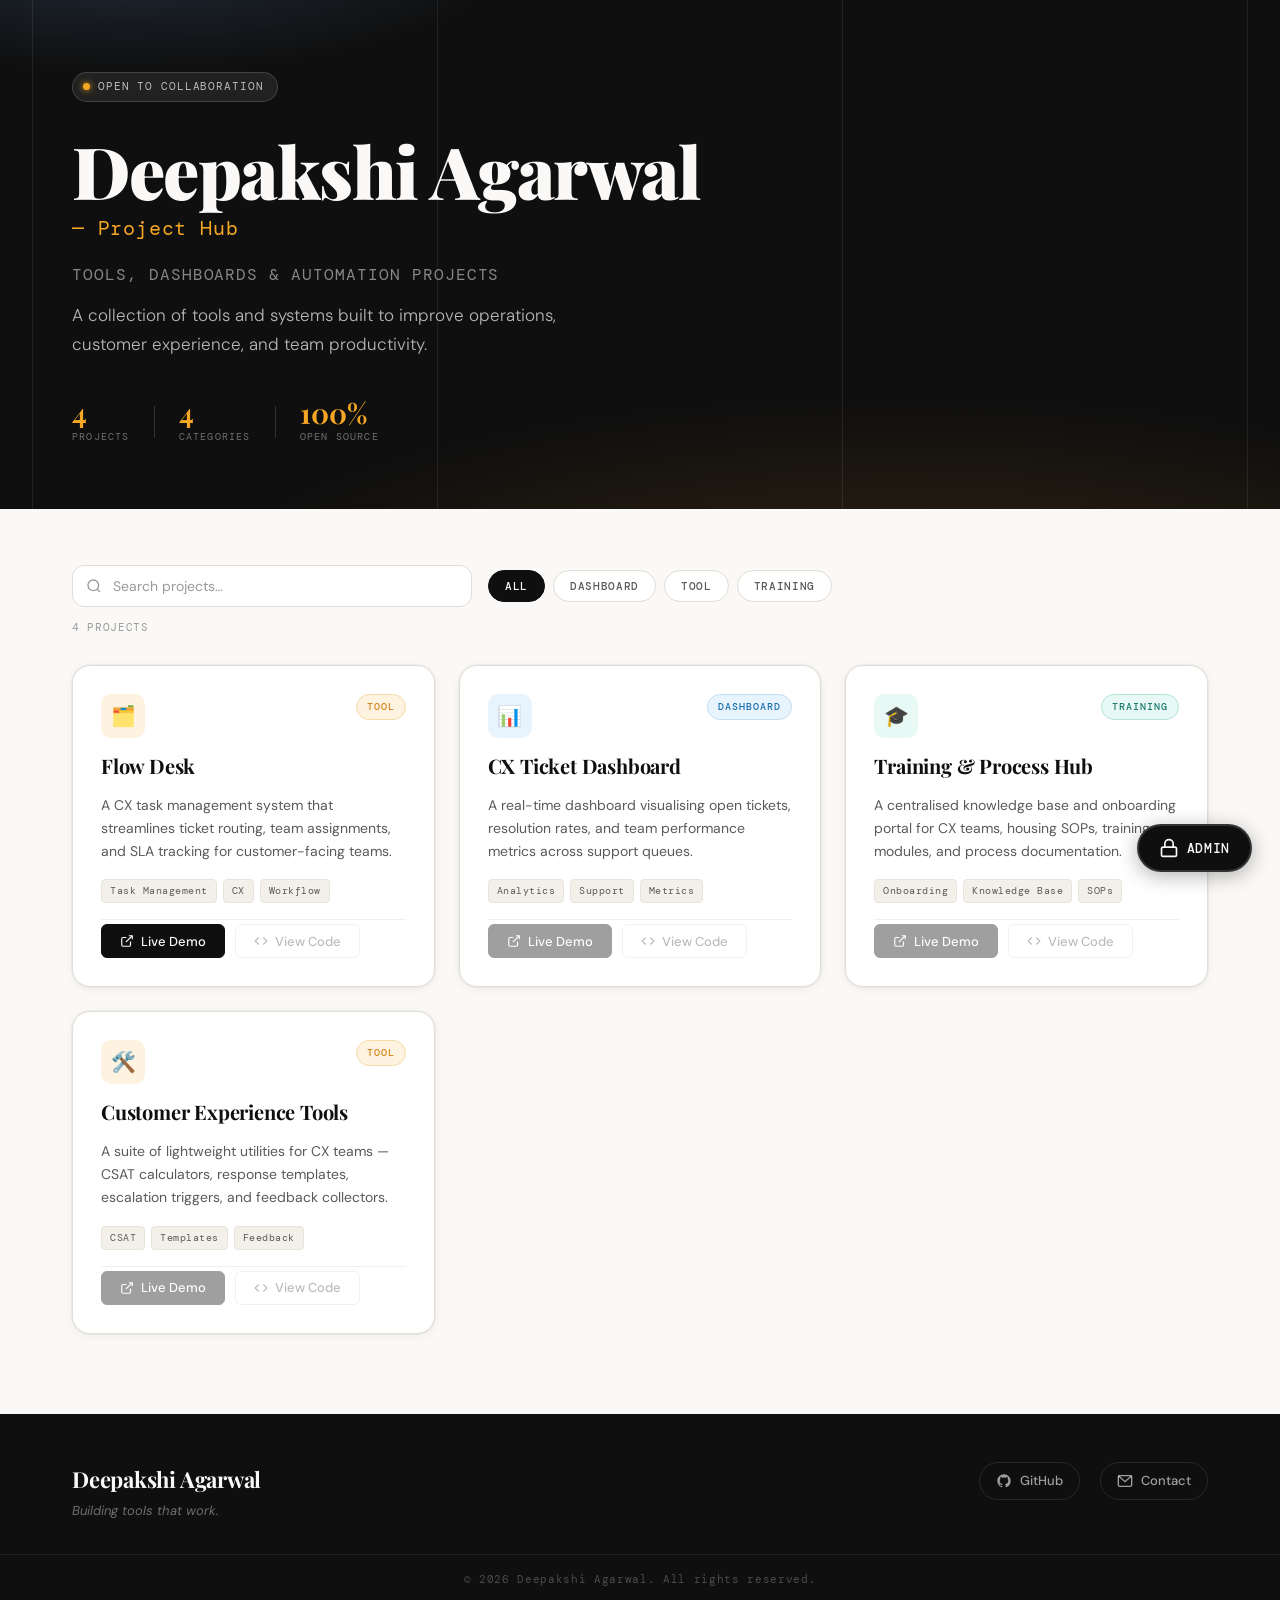
<file: index.html>
<!DOCTYPE html>
<html lang="en">
<head>
  <meta charset="UTF-8" />
  <meta name="viewport" content="width=device-width, initial-scale=1.0" />
  <title>Deepakshi Agarwal – Project Hub</title>
  <link rel="stylesheet" href="style.css" />
  <link rel="preconnect" href="https://fonts.googleapis.com" />
  <link rel="preconnect" href="https://fonts.gstatic.com" crossorigin />
  <link href="https://fonts.googleapis.com/css2?family=Playfair+Display:wght@700;900&family=DM+Mono:wght@400;500&family=DM+Sans:wght@300;400;500;600&display=swap" rel="stylesheet" />
</head>
<body>

  <!-- ========== HEADER ========== -->
  <header class="site-header">
    <div class="header-noise"></div>
    <div class="container header-inner">
      <div class="header-badge">
        <span class="badge-dot"></span>
        <span class="badge-text">Open to Collaboration</span>
      </div>
      <h1 class="site-title">Deepakshi Agarwal</h1>
      <p class="site-role">— Project Hub</p>
      <p class="site-subtitle">Tools, Dashboards &amp; Automation Projects</p>
      <p class="site-intro">
        A collection of tools and systems built to improve operations,
        customer experience, and team productivity.
      </p>
      <div class="header-stats">
        <div class="stat">
          <span class="stat-num" id="stat-total">0</span>
          <span class="stat-label">Projects</span>
        </div>
        <div class="stat-divider"></div>
        <div class="stat">
          <span class="stat-num">4</span>
          <span class="stat-label">Categories</span>
        </div>
        <div class="stat-divider"></div>
        <div class="stat">
          <span class="stat-num">100%</span>
          <span class="stat-label">Open Source</span>
        </div>
      </div>
    </div>
    <div class="header-grid-deco" aria-hidden="true">
      <span></span><span></span><span></span><span></span>
    </div>
  </header>

  <!-- ========== MAIN ========== -->
  <main class="container main-content">

    <!-- ── ADMIN PANEL (hidden until logged in) ── -->
    <div id="adminPanel" class="admin-panel" style="display:none;">
      <div class="admin-panel-header">
        <span class="admin-panel-title">🔐 Admin Panel</span>
        <span class="admin-hint">Edit / Delete buttons are now visible on each card below.</span>
        <button class="admin-logout-btn" onclick="toggleAdminLogin()">Log out</button>
      </div>

      <button class="btn btn-add" onclick="openAddForm()">
        <svg viewBox="0 0 24 24" fill="none" stroke="currentColor" stroke-width="2.5" width="15" height="15"><line x1="12" y1="5" x2="12" y2="19"/><line x1="5" y1="12" x2="19" y2="12"/></svg>
        Add New Project
      </button>

      <!-- Add / Edit Form -->
      <div id="projectFormWrap" class="project-form-wrap" style="display:none;">
        <h3 id="formTitle" class="form-title">Add New Project</h3>
        <div class="form-grid">

          <div class="form-group">
            <label for="fName">Project Name *</label>
            <input id="fName" type="text" placeholder="e.g. Flow Desk" />
          </div>

          <div class="form-group">
            <label for="fCategory">Category *</label>
            <select id="fCategory">
              <option value="Tool">Tool</option>
              <option value="Dashboard">Dashboard</option>
              <option value="Training">Training</option>
              <option value="Automation">Automation</option>
            </select>
          </div>

          <div class="form-group form-full">
            <label for="fDescription">Description *</label>
            <textarea id="fDescription" rows="3" placeholder="Short description of the project…"></textarea>
          </div>

          <div class="form-group">
            <label for="fLiveUrl">Live Demo URL</label>
            <input id="fLiveUrl" type="url" placeholder="https://yourproject.github.io" />
          </div>

          <div class="form-group">
            <label for="fRepoUrl">GitHub Repo URL</label>
            <input id="fRepoUrl" type="url" placeholder="https://github.com/you/repo" />
          </div>

          <div class="form-group">
            <label for="fTags">Tags <span class="label-hint">(comma separated)</span></label>
            <input id="fTags" type="text" placeholder="e.g. React, CX, Analytics" />
          </div>

          <div class="form-group">
            <label for="fIcon">Icon <span class="label-hint">(any emoji)</span></label>
            <input id="fIcon" type="text" placeholder="🗂️" maxlength="4" class="icon-input" />
          </div>

        </div>
        <div class="form-actions">
          <button class="btn btn-primary" onclick="saveForm()">
            <svg viewBox="0 0 24 24" fill="none" stroke="currentColor" stroke-width="2" width="14" height="14"><path d="M19 21H5a2 2 0 01-2-2V5a2 2 0 012-2h11l5 5v11a2 2 0 01-2 2z"/><polyline points="17 21 17 13 7 13 7 21"/><polyline points="7 3 7 8 15 8"/></svg>
            Save Project
          </button>
          <button class="btn btn-outline" onclick="cancelForm()">Cancel</button>
        </div>
      </div>
    </div>
    <!-- ── END ADMIN PANEL ── -->

    <!-- Search + Filter Controls -->
    <div class="controls-bar">
      <div class="search-wrap">
        <svg class="search-icon" viewBox="0 0 24 24" fill="none" stroke="currentColor" stroke-width="2">
          <circle cx="11" cy="11" r="8"/><line x1="21" y1="21" x2="16.65" y2="16.65"/>
        </svg>
        <input id="searchInput" type="text" placeholder="Search projects…" class="search-input" aria-label="Search projects" />
        <button id="clearSearch" class="clear-search" aria-label="Clear search" style="display:none;">
          <svg viewBox="0 0 24 24" fill="none" stroke="currentColor" stroke-width="2.5" width="14" height="14">
            <line x1="18" y1="6" x2="6" y2="18"/><line x1="6" y1="6" x2="18" y2="18"/>
          </svg>
        </button>
      </div>
      <div class="filter-group" role="group" aria-label="Filter by category">
        <button class="filter-btn active" data-filter="all">All</button>
      </div>
    </div>

    <p class="result-count" id="resultCount" aria-live="polite"></p>

    <!-- Project Grid — cards injected by app.js -->
    <div class="projects-grid" id="projectsGrid"></div>

    <!-- Empty state -->
    <div class="empty-state" id="emptyState" style="display:none;">
      <div class="empty-icon">◎</div>
      <p>No projects match your search.</p>
      <button class="btn btn-outline" onclick="resetFilters()">Clear filters</button>
    </div>

  </main>

  <!-- ========== FOOTER ========== -->
  <footer class="site-footer">
    <div class="container footer-inner">
      <div class="footer-left">
        <p class="footer-name">Deepakshi Agarwal</p>
        <p class="footer-tagline">Building tools that work.</p>
      </div>
      <div class="footer-links">
        <a href="https://github.com/DeepakshiAgarwal" target="_blank" rel="noopener" class="footer-link">
          <svg viewBox="0 0 24 24" fill="currentColor" width="16" height="16"><path d="M12 2C6.477 2 2 6.484 2 12.017c0 4.425 2.865 8.18 6.839 9.504.5.092.682-.217.682-.483 0-.237-.008-.868-.013-1.703-2.782.605-3.369-1.343-3.369-1.343-.454-1.158-1.11-1.466-1.11-1.466-.908-.62.069-.608.069-.608 1.003.07 1.531 1.032 1.531 1.032.892 1.53 2.341 1.088 2.91.832.092-.647.35-1.088.636-1.338-2.22-.253-4.555-1.113-4.555-4.951 0-1.093.39-1.988 1.029-2.688-.103-.253-.446-1.272.098-2.65 0 0 .84-.27 2.75 1.026A9.564 9.564 0 0112 6.844a9.59 9.59 0 012.504.337c1.909-1.296 2.747-1.027 2.747-1.027.546 1.379.202 2.398.1 2.651.64.7 1.028 1.595 1.028 2.688 0 3.848-2.339 4.695-4.566 4.943.359.309.678.92.678 1.855 0 1.338-.012 2.419-.012 2.747 0 .268.18.58.688.482A10.019 10.019 0 0022 12.017C22 6.484 17.522 2 12 2z"/></svg>
          GitHub
        </a>
        <a href="mailto:deepakshi@example.com" class="footer-link">
          <svg viewBox="0 0 24 24" fill="none" stroke="currentColor" stroke-width="2" width="16" height="16"><rect x="2" y="4" width="20" height="16" rx="2"/><polyline points="2,4 12,13 22,4"/></svg>
          Contact
        </a>
      </div>
    </div>
    <div class="footer-bottom">
      <span>© <span id="year"></span> Deepakshi Agarwal. All rights reserved.</span>
    </div>
  </footer>

  <!-- ── FLOATING ADMIN BUTTON (always visible, bottom-right) ── -->
  <button id="adminFloatBtn" onclick="toggleAdminLogin()" title="Admin Login">
    <svg viewBox="0 0 24 24" fill="none" stroke="currentColor" stroke-width="2" width="20" height="20">
      <rect x="3" y="11" width="18" height="11" rx="2" ry="2"/>
      <path d="M7 11V7a5 5 0 0110 0v4"/>
    </svg>
    <span id="adminBtnLabel">Admin</span>
  </button>

  <!-- Toast notification -->
  <div id="toast" class="toast"></div>

  <script src="app.js"></script>
</body>
</html>
</file>
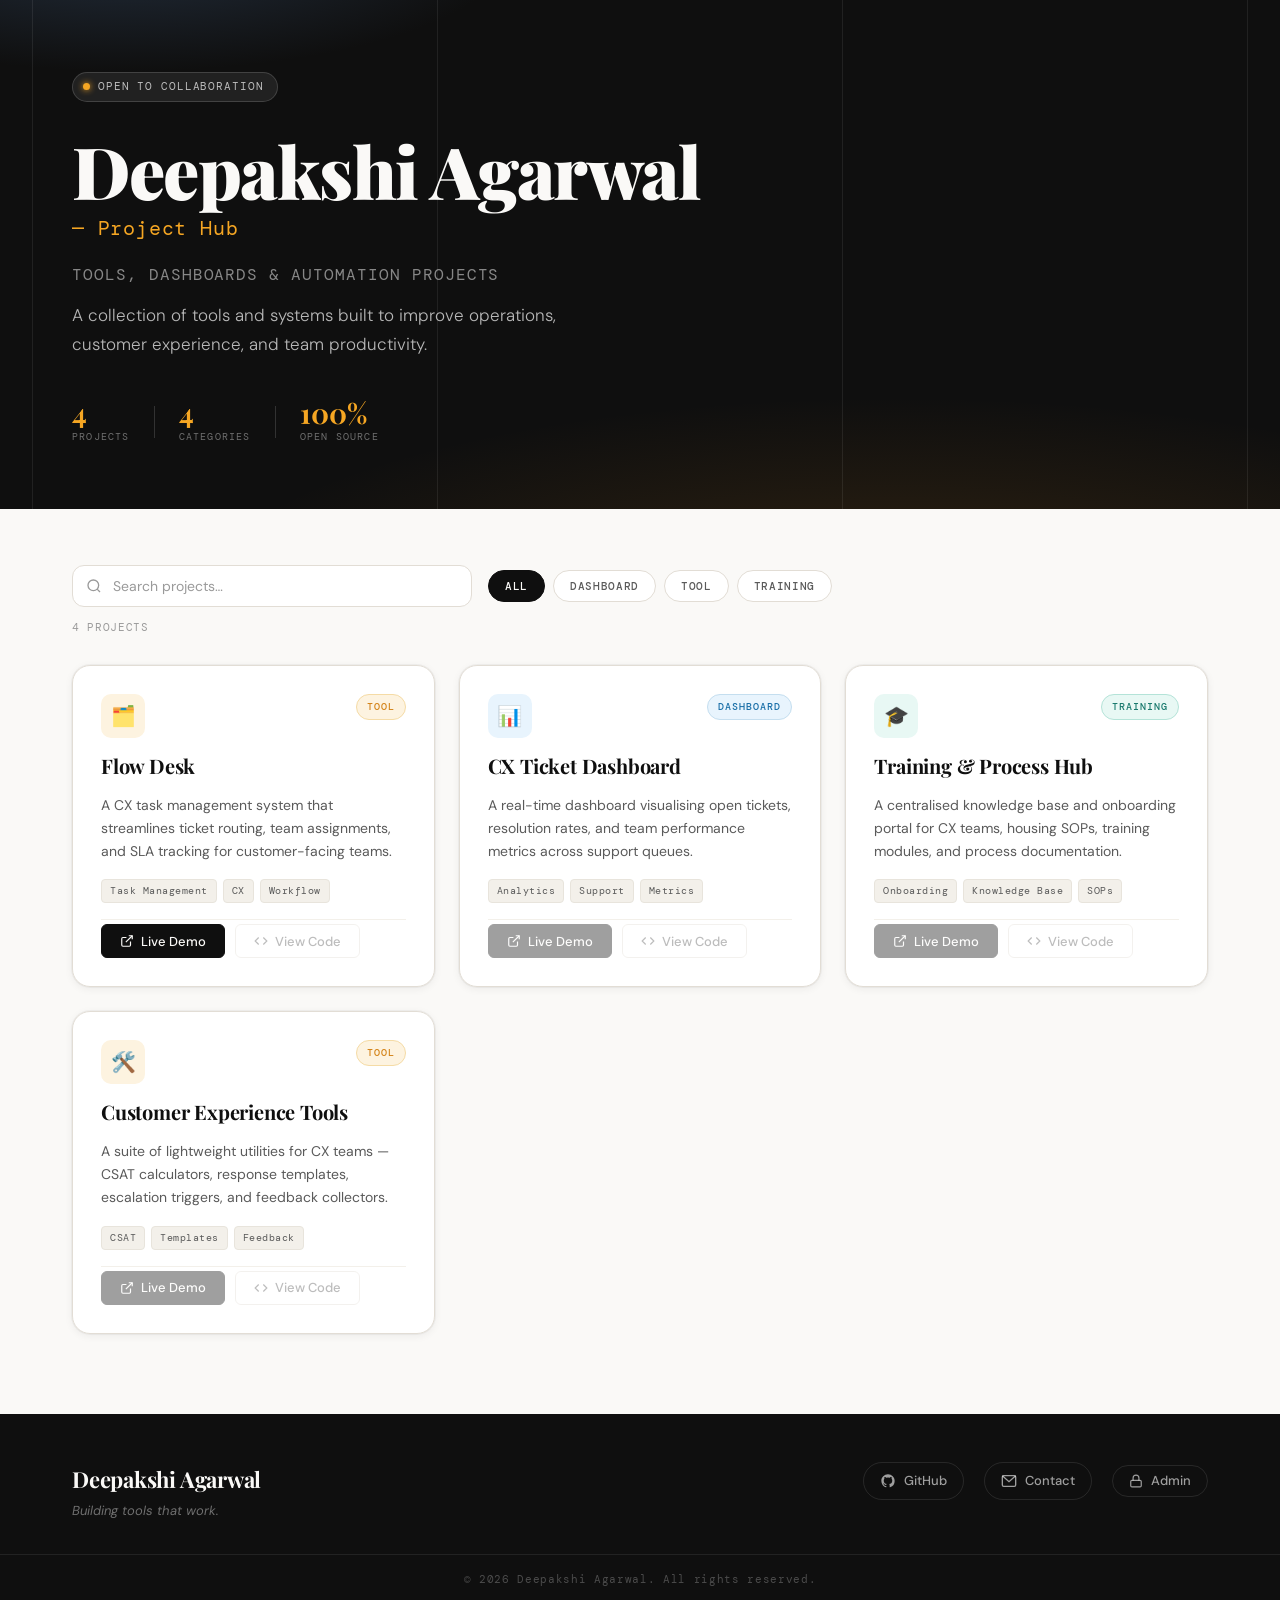
<file: index (10).html>
<!DOCTYPE html>
<html lang="en">
<head>
  <meta charset="UTF-8" />
  <meta name="viewport" content="width=device-width, initial-scale=1.0" />
  <title>Deepakshi Agarwal – Project Hub</title>
  <link rel="stylesheet" href="style.css" />
  <link rel="preconnect" href="https://fonts.googleapis.com" />
  <link rel="preconnect" href="https://fonts.gstatic.com" crossorigin />
  <link href="https://fonts.googleapis.com/css2?family=Playfair+Display:wght@700;900&family=DM+Mono:wght@400;500&family=DM+Sans:wght@300;400;500;600&display=swap" rel="stylesheet" />
</head>
<body>

  <!-- ========== HEADER ========== -->
  <header class="site-header">
    <div class="header-noise"></div>
    <div class="container header-inner">
      <div class="header-badge">
        <span class="badge-dot"></span>
        <span class="badge-text">Open to Collaboration</span>
      </div>
      <h1 class="site-title">Deepakshi Agarwal</h1>
      <p class="site-role">— Project Hub</p>
      <p class="site-subtitle">Tools, Dashboards &amp; Automation Projects</p>
      <p class="site-intro">
        A collection of tools and systems built to improve operations,<br class="br-lg" />
        customer experience, and team productivity.
      </p>
      <div class="header-stats">
        <div class="stat">
          <span class="stat-num" id="stat-total">0</span>
          <span class="stat-label">Projects</span>
        </div>
        <div class="stat-divider"></div>
        <div class="stat">
          <span class="stat-num">4</span>
          <span class="stat-label">Categories</span>
        </div>
        <div class="stat-divider"></div>
        <div class="stat">
          <span class="stat-num">100%</span>
          <span class="stat-label">Open Source</span>
        </div>
      </div>
    </div>
    <div class="header-grid-deco" aria-hidden="true">
      <span></span><span></span><span></span><span></span>
    </div>
  </header>

  <!-- ========== MAIN ========== -->
  <main class="container main-content">

    <!-- Admin Panel (hidden until logged in) -->
    <div id="adminPanel" class="admin-panel" style="display:none;">
      <div class="admin-panel-header">
        <span class="admin-panel-title">🔐 Admin Panel</span>
        <span class="admin-hint">You are in edit mode. Edit / delete buttons are visible on each card.</span>
      </div>
      <button class="btn btn-add" onclick="openAddForm()">
        <svg viewBox="0 0 24 24" fill="none" stroke="currentColor" stroke-width="2.5" width="15" height="15"><line x1="12" y1="5" x2="12" y2="19"/><line x1="5" y1="12" x2="19" y2="12"/></svg>
        Add New Project
      </button>

      <!-- Add / Edit Form -->
      <div id="projectFormWrap" class="project-form-wrap" style="display:none;">
        <h3 id="formTitle" class="form-title">Add New Project</h3>
        <div class="form-grid">

          <div class="form-group">
            <label for="fName">Project Name *</label>
            <input id="fName" type="text" placeholder="e.g. Flow Desk" />
          </div>

          <div class="form-group">
            <label for="fCategory">Category *</label>
            <select id="fCategory">
              <option value="Tool">Tool</option>
              <option value="Dashboard">Dashboard</option>
              <option value="Training">Training</option>
              <option value="Automation">Automation</option>
            </select>
          </div>

          <div class="form-group form-full">
            <label for="fDescription">Description *</label>
            <textarea id="fDescription" rows="3" placeholder="Short description of the project…"></textarea>
          </div>

          <div class="form-group">
            <label for="fLiveUrl">Live Demo URL</label>
            <input id="fLiveUrl" type="url" placeholder="https://yourproject.github.io" />
          </div>

          <div class="form-group">
            <label for="fRepoUrl">GitHub Repo URL</label>
            <input id="fRepoUrl" type="url" placeholder="https://github.com/you/repo" />
          </div>

          <div class="form-group">
            <label for="fTags">Tags <span class="label-hint">(comma separated)</span></label>
            <input id="fTags" type="text" placeholder="e.g. React, CX, Analytics" />
          </div>

          <div class="form-group">
            <label for="fIcon">Icon <span class="label-hint">(emoji)</span></label>
            <input id="fIcon" type="text" placeholder="🗂️" maxlength="4" style="font-size:22px;width:80px;" />
          </div>

        </div>
        <div class="form-actions">
          <button class="btn btn-primary" onclick="saveForm()">
            <svg viewBox="0 0 24 24" fill="none" stroke="currentColor" stroke-width="2" width="14" height="14"><path d="M19 21H5a2 2 0 01-2-2V5a2 2 0 012-2h11l5 5v11a2 2 0 01-2 2z"/><polyline points="17 21 17 13 7 13 7 21"/><polyline points="7 3 7 8 15 8"/></svg>
            Save Project
          </button>
          <button class="btn btn-outline" onclick="cancelForm()">Cancel</button>
        </div>
      </div>
    </div>

    <!-- Controls -->
    <div class="controls-bar">
      <div class="search-wrap">
        <svg class="search-icon" viewBox="0 0 24 24" fill="none" stroke="currentColor" stroke-width="2">
          <circle cx="11" cy="11" r="8"/><line x1="21" y1="21" x2="16.65" y2="16.65"/>
        </svg>
        <input id="searchInput" type="text" placeholder="Search projects…" class="search-input" aria-label="Search projects" />
        <button id="clearSearch" class="clear-search" aria-label="Clear search" style="display:none;">
          <svg viewBox="0 0 24 24" fill="none" stroke="currentColor" stroke-width="2.5" width="14" height="14">
            <line x1="18" y1="6" x2="6" y2="18"/><line x1="6" y1="6" x2="18" y2="18"/>
          </svg>
        </button>
      </div>
      <div class="filter-group" role="group" aria-label="Filter by category">
        <button class="filter-btn active" data-filter="all">All</button>
      </div>
    </div>

    <p class="result-count" id="resultCount" aria-live="polite"></p>

    <!-- Project Grid -->
    <div class="projects-grid" id="projectsGrid"></div>

    <!-- Empty state -->
    <div class="empty-state" id="emptyState" style="display:none;">
      <div class="empty-icon">◎</div>
      <p>No projects match your search.</p>
      <button class="btn btn-outline" onclick="resetFilters()">Clear filters</button>
    </div>

  </main>

  <!-- ========== FOOTER ========== -->
  <footer class="site-footer">
    <div class="container footer-inner">
      <div class="footer-left">
        <p class="footer-name">Deepakshi Agarwal</p>
        <p class="footer-tagline">Building tools that work.</p>
      </div>
      <div class="footer-links">
        <a href="https://github.com/DeepakshiAgarwal" target="_blank" rel="noopener" class="footer-link">
          <svg viewBox="0 0 24 24" fill="currentColor" width="16" height="16"><path d="M12 2C6.477 2 2 6.484 2 12.017c0 4.425 2.865 8.18 6.839 9.504.5.092.682-.217.682-.483 0-.237-.008-.868-.013-1.703-2.782.605-3.369-1.343-3.369-1.343-.454-1.158-1.11-1.466-1.11-1.466-.908-.62.069-.608.069-.608 1.003.07 1.531 1.032 1.531 1.032.892 1.53 2.341 1.088 2.91.832.092-.647.35-1.088.636-1.338-2.22-.253-4.555-1.113-4.555-4.951 0-1.093.39-1.988 1.029-2.688-.103-.253-.446-1.272.098-2.65 0 0 .84-.27 2.75 1.026A9.564 9.564 0 0112 6.844a9.59 9.59 0 012.504.337c1.909-1.296 2.747-1.027 2.747-1.027.546 1.379.202 2.398.1 2.651.64.7 1.028 1.595 1.028 2.688 0 3.848-2.339 4.695-4.566 4.943.359.309.678.92.678 1.855 0 1.338-.012 2.419-.012 2.747 0 .268.18.58.688.482A10.019 10.019 0 0022 12.017C22 6.484 17.522 2 12 2z"/></svg>
          GitHub
        </a>
        <a href="mailto:deepakshi@example.com" class="footer-link">
          <svg viewBox="0 0 24 24" fill="none" stroke="currentColor" stroke-width="2" width="16" height="16"><rect x="2" y="4" width="20" height="16" rx="2"/><polyline points="2,4 12,13 22,4"/></svg>
          Contact
        </a>
        <!-- Admin login button -->
        <button id="adminLockBtn" class="footer-link admin-lock-btn" onclick="toggleAdminLogin()">
          <svg viewBox="0 0 24 24" fill="none" stroke="currentColor" stroke-width="2" width="14" height="14"><rect x="3" y="11" width="18" height="11" rx="2" ry="2"/><path d="M7 11V7a5 5 0 0110 0v4"/></svg>
          Admin
        </button>
      </div>
    </div>
    <div class="footer-bottom">
      <span>© <span id="year"></span> Deepakshi Agarwal. All rights reserved.</span>
    </div>
  </footer>

  <!-- Toast notification -->
  <div id="toast" class="toast"></div>

  <script src="app.js"></script>
</body>
</html>
</file>
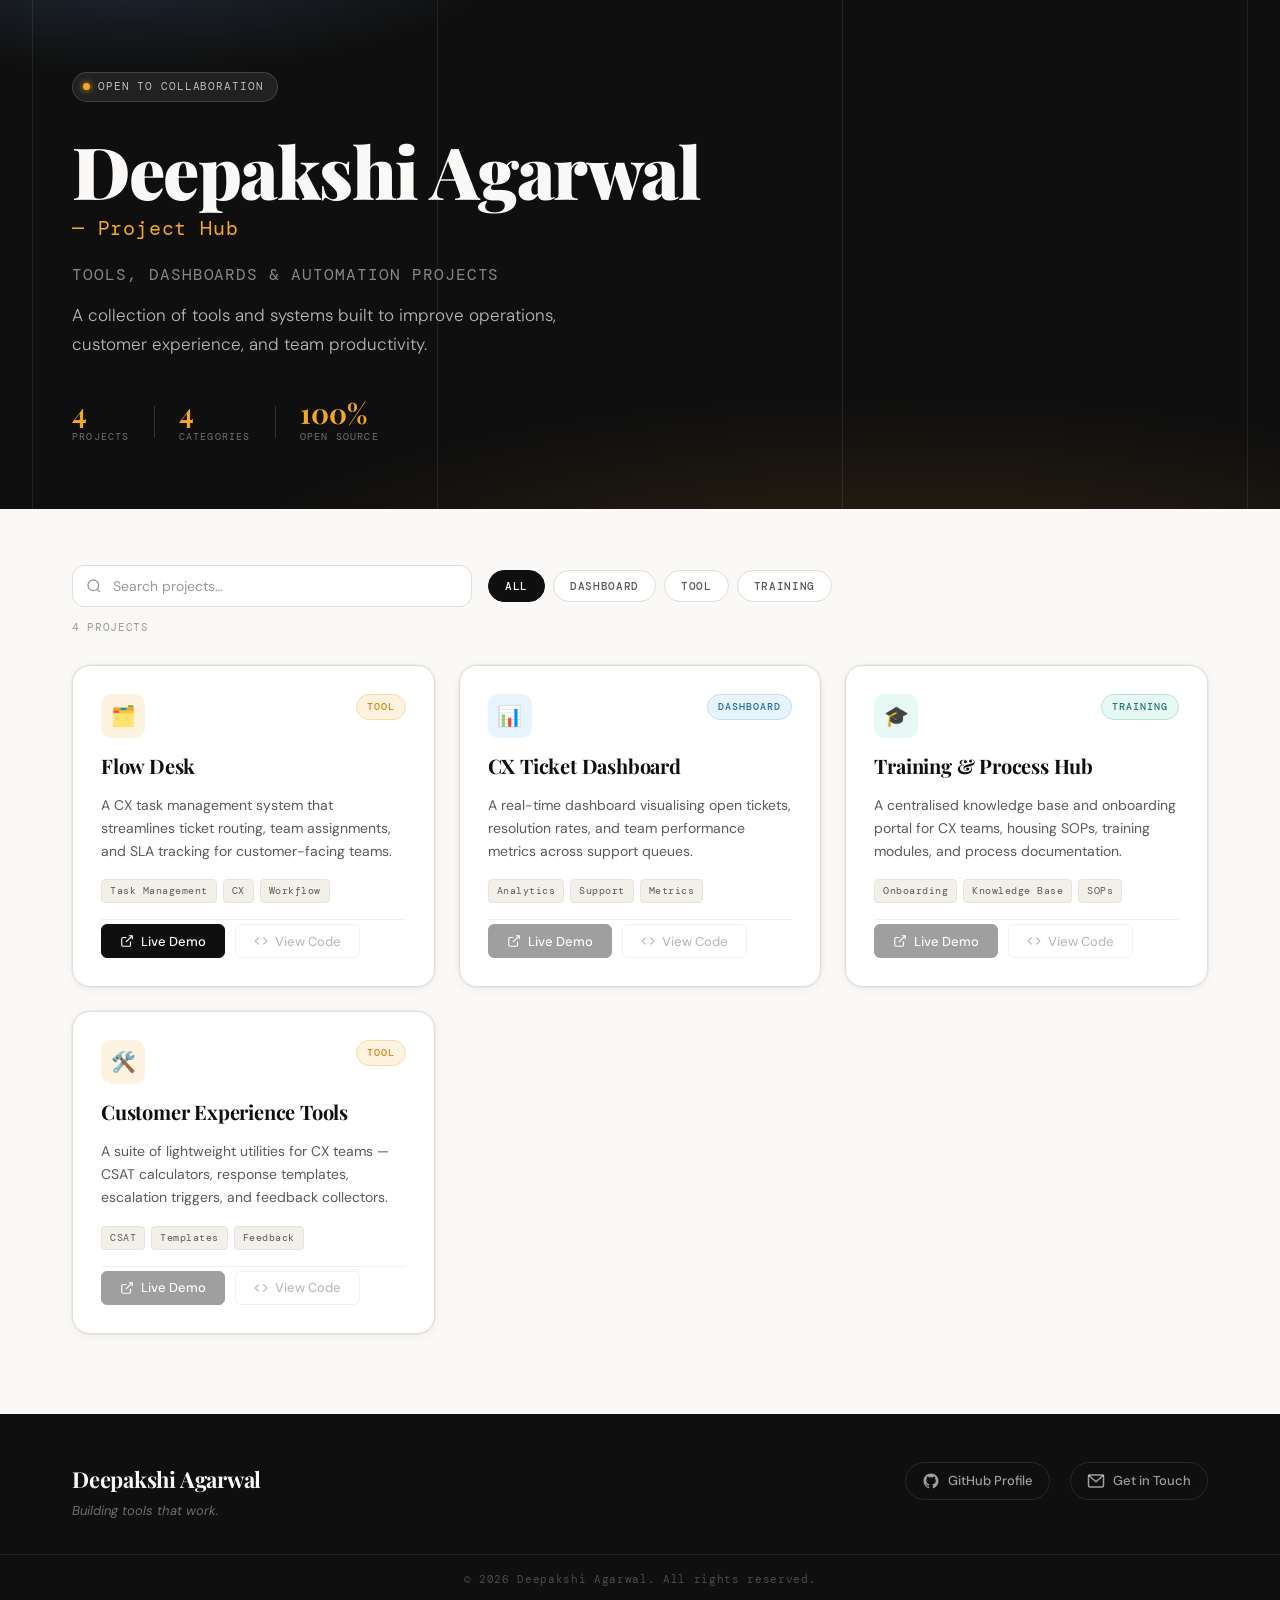
<file: index (9).html>
<!DOCTYPE html>
<html lang="en">
<head>
  <meta charset="UTF-8" />
  <meta name="viewport" content="width=device-width, initial-scale=1.0" />
  <title>Deepakshi Agarwal – Project Hub</title>
  <link rel="stylesheet" href="style.css" />
  <!-- Google Fonts: Playfair Display (display) + DM Mono (code/labels) + DM Sans (body) -->
  <link rel="preconnect" href="https://fonts.googleapis.com" />
  <link rel="preconnect" href="https://fonts.gstatic.com" crossorigin />
  <link href="https://fonts.googleapis.com/css2?family=Playfair+Display:wght@700;900&family=DM+Mono:wght@400;500&family=DM+Sans:wght@300;400;500;600&display=swap" rel="stylesheet" />
</head>
<body>

  <!-- ========== HEADER ========== -->
  <header class="site-header">
    <div class="header-noise"></div>
    <div class="container header-inner">

      <div class="header-badge">
        <span class="badge-dot"></span>
        <span class="badge-text">Open to Collaboration</span>
      </div>

      <h1 class="site-title">Deepakshi Agarwal</h1>
      <p class="site-role">— Project Hub</p>
      <p class="site-subtitle">Tools, Dashboards &amp; Automation Projects</p>
      <p class="site-intro">
        A collection of tools and systems built to improve operations,<br class="br-lg" />
        customer experience, and team productivity.
      </p>

      <div class="header-stats">
        <!-- These numbers update automatically from the projects array in app.js -->
        <div class="stat">
          <span class="stat-num" id="stat-total">0</span>
          <span class="stat-label">Projects</span>
        </div>
        <div class="stat-divider"></div>
        <div class="stat">
          <span class="stat-num">4</span>
          <span class="stat-label">Categories</span>
        </div>
        <div class="stat-divider"></div>
        <div class="stat">
          <span class="stat-num">100%</span>
          <span class="stat-label">Open Source</span>
        </div>
      </div>

    </div>

    <!-- Decorative grid lines -->
    <div class="header-grid-deco" aria-hidden="true">
      <span></span><span></span><span></span><span></span>
    </div>
  </header>

  <!-- ========== MAIN CONTENT ========== -->
  <main class="container main-content">

    <!-- Controls: Search + Filter -->
    <div class="controls-bar">

      <div class="search-wrap">
        <svg class="search-icon" viewBox="0 0 24 24" fill="none" stroke="currentColor" stroke-width="2">
          <circle cx="11" cy="11" r="8"/><line x1="21" y1="21" x2="16.65" y2="16.65"/>
        </svg>
        <input
          id="searchInput"
          type="text"
          placeholder="Search projects…"
          class="search-input"
          aria-label="Search projects"
        />
        <!-- Clear button appears when typing -->
        <button id="clearSearch" class="clear-search" aria-label="Clear search" style="display:none;">
          <svg viewBox="0 0 24 24" fill="none" stroke="currentColor" stroke-width="2.5" width="14" height="14">
            <line x1="18" y1="6" x2="6" y2="18"/><line x1="6" y1="6" x2="18" y2="18"/>
          </svg>
        </button>
      </div>

      <div class="filter-group" role="group" aria-label="Filter by category">
        <!-- Filter buttons are injected by JS to stay in sync with categories -->
        <button class="filter-btn active" data-filter="all">All</button>
      </div>

    </div>

    <!-- Result count -->
    <p class="result-count" id="resultCount" aria-live="polite"></p>

    <!-- ========== PROJECT GRID ========== -->
    <!--
      Cards are generated from the PROJECTS array in app.js.
      To add a new project, edit that array — no HTML changes needed.
    -->
    <div class="projects-grid" id="projectsGrid">
      <!-- Cards injected by app.js -->
    </div>

    <!-- Empty state -->
    <div class="empty-state" id="emptyState" style="display:none;">
      <div class="empty-icon">◎</div>
      <p>No projects match your search.</p>
      <button class="btn btn-outline" onclick="resetFilters()">Clear filters</button>
    </div>

  </main>

  <!-- ========== FOOTER ========== -->
  <footer class="site-footer">
    <div class="container footer-inner">

      <div class="footer-left">
        <p class="footer-name">Deepakshi Agarwal</p>
        <p class="footer-tagline">Building tools that work.</p>
      </div>

      <div class="footer-links">
        <!--
          UPDATE THESE LINKS:
          Replace '#' with your actual GitHub profile URL and email address.
        -->
        <a href="https://github.com/" target="_blank" rel="noopener" class="footer-link">
          <!-- GitHub icon -->
          <svg viewBox="0 0 24 24" fill="currentColor" width="18" height="18" aria-hidden="true">
            <path d="M12 2C6.477 2 2 6.484 2 12.017c0 4.425 2.865 8.18 6.839 9.504.5.092.682-.217.682-.483
              0-.237-.008-.868-.013-1.703-2.782.605-3.369-1.343-3.369-1.343-.454-1.158-1.11-1.466-1.11-1.466
              -.908-.62.069-.608.069-.608 1.003.07 1.531 1.032 1.531 1.032.892 1.53 2.341 1.088 2.91.832
              .092-.647.35-1.088.636-1.338-2.22-.253-4.555-1.113-4.555-4.951 0-1.093.39-1.988 1.029-2.688
              -.103-.253-.446-1.272.098-2.65 0 0 .84-.27 2.75 1.026A9.564 9.564 0 0112 6.844a9.59 9.59 0 012.504.337
              c1.909-1.296 2.747-1.027 2.747-1.027.546 1.379.202 2.398.1 2.651.64.7 1.028 1.595 1.028 2.688
              0 3.848-2.339 4.695-4.566 4.943.359.309.678.92.678 1.855 0 1.338-.012 2.419-.012 2.747
              0 .268.18.58.688.482A10.019 10.019 0 0022 12.017C22 6.484 17.522 2 12 2z"/>
          </svg>
          GitHub Profile
        </a>
        <a href="mailto:deepakshi@example.com" class="footer-link">
          <!-- Email icon -->
          <svg viewBox="0 0 24 24" fill="none" stroke="currentColor" stroke-width="2" width="18" height="18" aria-hidden="true">
            <rect x="2" y="4" width="20" height="16" rx="2"/>
            <polyline points="2,4 12,13 22,4"/>
          </svg>
          Get in Touch
        </a>
      </div>

    </div>
    <div class="footer-bottom">
      <span>© <span id="year"></span> Deepakshi Agarwal. All rights reserved.</span>
    </div>
  </footer>

  <script src="app.js"></script>
</body>
</html>
</file>
<file: style.css>
/* ============================================================
   style.css — Deepakshi Agarwal Project Hub
   Design: Editorial Dashboard — ink dark + amber accent
   ============================================================ */

/* ---------- CUSTOM PROPERTIES ---------- */
:root {
  --ink:        #0f0f0f;
  --ink-soft:   #2a2a2a;
  --ink-muted:  #5a5a5a;
  --ink-faint:  #9a9a9a;
  --paper:      #faf9f7;
  --paper-warm: #f3f0ea;
  --paper-mid:  #e8e4dc;
  --amber:      #d4841a;
  --amber-light:#f5a623;
  --amber-pale: #fdf3e0;
  --teal:       #1a7a6e;
  --slate:      #2e4057;
  --rose:       #b94040;

  --card-bg:    #ffffff;
  --card-border:#e2ddd5;
  --card-shadow: 0 2px 8px rgba(15,15,15,0.06), 0 0 0 1px rgba(15,15,15,0.04);
  --card-shadow-hover: 0 12px 40px rgba(15,15,15,0.14), 0 0 0 1px rgba(212,132,26,0.25);

  --font-display: 'Playfair Display', Georgia, serif;
  --font-mono:    'DM Mono', 'Courier New', monospace;
  --font-body:    'DM Sans', -apple-system, sans-serif;

  --radius-sm: 6px;
  --radius-md: 12px;
  --radius-lg: 18px;

  --transition: 220ms cubic-bezier(0.4, 0, 0.2, 1);
  --transition-bounce: 300ms cubic-bezier(0.34, 1.56, 0.64, 1);

  --max-width: 1200px;
  --header-height: 380px;
}

/* ---------- RESET & BASE ---------- */
*, *::before, *::after { box-sizing: border-box; margin: 0; padding: 0; }

html { scroll-behavior: smooth; }

body {
  font-family: var(--font-body);
  background: var(--paper);
  color: var(--ink);
  line-height: 1.6;
  -webkit-font-smoothing: antialiased;
}

img, svg { display: block; }

a { color: inherit; text-decoration: none; }

button { cursor: pointer; font-family: inherit; border: none; background: none; }

/* ---------- UTILITIES ---------- */
.container {
  width: 100%;
  max-width: var(--max-width);
  margin: 0 auto;
  padding: 0 32px;
}

/* ============================================================
   HEADER
   ============================================================ */
.site-header {
  position: relative;
  background: var(--ink);
  color: var(--paper);
  padding: 72px 0 64px;
  overflow: hidden;
}

/* Subtle noise texture */
.header-noise {
  position: absolute;
  inset: 0;
  background-image:
    radial-gradient(ellipse 80% 60% at 70% 120%, rgba(212,132,26,0.18) 0%, transparent 70%),
    radial-gradient(ellipse 50% 40% at 10% -10%, rgba(46,64,87,0.6) 0%, transparent 60%);
  pointer-events: none;
}

/* Decorative vertical grid lines */
.header-grid-deco {
  position: absolute;
  inset: 0;
  display: flex;
  justify-content: space-between;
  padding: 0 32px;
  pointer-events: none;
  opacity: 0.08;
}
.header-grid-deco span {
  width: 1px;
  background: var(--paper);
  height: 100%;
}

.header-inner {
  position: relative;
  z-index: 1;
}

/* Badge */
.header-badge {
  display: inline-flex;
  align-items: center;
  gap: 8px;
  background: rgba(255,255,255,0.08);
  border: 1px solid rgba(255,255,255,0.15);
  border-radius: 100px;
  padding: 5px 14px 5px 10px;
  margin-bottom: 32px;
  font-family: var(--font-mono);
  font-size: 11px;
  letter-spacing: 0.08em;
  text-transform: uppercase;
  color: rgba(255,255,255,0.7);
}

.badge-dot {
  width: 7px;
  height: 7px;
  border-radius: 50%;
  background: var(--amber-light);
  box-shadow: 0 0 6px var(--amber-light);
  animation: pulse-dot 2s ease-in-out infinite;
}

@keyframes pulse-dot {
  0%, 100% { opacity: 1; transform: scale(1); }
  50%       { opacity: 0.6; transform: scale(0.85); }
}

/* Title */
.site-title {
  font-family: var(--font-display);
  font-size: clamp(36px, 6vw, 72px);
  font-weight: 900;
  line-height: 1;
  letter-spacing: -0.02em;
  color: var(--paper);
}

.site-role {
  font-family: var(--font-mono);
  font-size: clamp(14px, 2vw, 20px);
  color: var(--amber-light);
  margin-top: 6px;
  letter-spacing: 0.04em;
}

.site-subtitle {
  margin-top: 18px;
  font-size: clamp(13px, 1.8vw, 16px);
  font-family: var(--font-mono);
  color: rgba(255,255,255,0.5);
  letter-spacing: 0.06em;
  text-transform: uppercase;
}

.site-intro {
  margin-top: 14px;
  font-size: clamp(14px, 2vw, 17px);
  font-weight: 300;
  color: rgba(255,255,255,0.7);
  max-width: 560px;
  line-height: 1.7;
}

.br-lg { display: none; }
@media (min-width: 700px) { .br-lg { display: inline; } }

/* Stats row */
.header-stats {
  display: flex;
  align-items: center;
  gap: 24px;
  margin-top: 40px;
  flex-wrap: wrap;
}

.stat {
  display: flex;
  flex-direction: column;
  gap: 2px;
}

.stat-num {
  font-family: var(--font-display);
  font-size: 28px;
  font-weight: 700;
  color: var(--amber-light);
  line-height: 1;
}

.stat-label {
  font-family: var(--font-mono);
  font-size: 10px;
  text-transform: uppercase;
  letter-spacing: 0.12em;
  color: rgba(255,255,255,0.4);
}

.stat-divider {
  width: 1px;
  height: 32px;
  background: rgba(255,255,255,0.15);
}

/* ============================================================
   MAIN
   ============================================================ */
.main-content {
  padding-top: 56px;
  padding-bottom: 80px;
}

/* -------- CONTROLS BAR -------- */
.controls-bar {
  display: flex;
  align-items: center;
  gap: 16px;
  margin-bottom: 12px;
  flex-wrap: wrap;
}

/* Search */
.search-wrap {
  position: relative;
  flex: 1;
  min-width: 220px;
  max-width: 400px;
}

.search-icon {
  position: absolute;
  left: 14px;
  top: 50%;
  transform: translateY(-50%);
  width: 16px;
  height: 16px;
  color: var(--ink-faint);
  pointer-events: none;
  transition: color var(--transition);
}

.search-input {
  width: 100%;
  padding: 11px 36px 11px 40px;
  border: 1.5px solid var(--card-border);
  border-radius: var(--radius-md);
  background: var(--card-bg);
  font-family: var(--font-body);
  font-size: 14px;
  color: var(--ink);
  outline: none;
  transition: border-color var(--transition), box-shadow var(--transition);
}

.search-input::placeholder { color: var(--ink-faint); }

.search-input:focus {
  border-color: var(--amber);
  box-shadow: 0 0 0 3px rgba(212,132,26,0.12);
}

.search-input:focus ~ .search-icon,
.search-wrap:focus-within .search-icon { color: var(--amber); }

.clear-search {
  position: absolute;
  right: 12px;
  top: 50%;
  transform: translateY(-50%);
  color: var(--ink-faint);
  padding: 4px;
  border-radius: 4px;
  display: flex;
  align-items: center;
  justify-content: center;
  transition: color var(--transition), background var(--transition);
}
.clear-search:hover { color: var(--ink); background: var(--paper-warm); }

/* Filter buttons */
.filter-group {
  display: flex;
  gap: 8px;
  flex-wrap: wrap;
}

.filter-btn {
  padding: 8px 16px;
  border-radius: 100px;
  border: 1.5px solid var(--card-border);
  background: var(--card-bg);
  font-family: var(--font-mono);
  font-size: 11px;
  font-weight: 500;
  letter-spacing: 0.06em;
  text-transform: uppercase;
  color: var(--ink-muted);
  transition: all var(--transition);
}

.filter-btn:hover {
  border-color: var(--amber);
  color: var(--amber);
  background: var(--amber-pale);
}

.filter-btn.active {
  background: var(--ink);
  border-color: var(--ink);
  color: var(--paper);
}

/* Result count */
.result-count {
  font-family: var(--font-mono);
  font-size: 11px;
  color: var(--ink-faint);
  letter-spacing: 0.06em;
  text-transform: uppercase;
  margin-bottom: 28px;
  min-height: 18px;
}

/* -------- PROJECT GRID -------- */
.projects-grid {
  display: grid;
  grid-template-columns: repeat(auto-fill, minmax(300px, 1fr));
  gap: 24px;
}

/* -------- PROJECT CARD -------- */
.project-card {
  background: var(--card-bg);
  border: 1.5px solid var(--card-border);
  border-radius: var(--radius-lg);
  padding: 28px;
  display: flex;
  flex-direction: column;
  gap: 16px;
  box-shadow: var(--card-shadow);
  transition:
    transform var(--transition-bounce),
    box-shadow var(--transition),
    border-color var(--transition);
  animation: card-in 0.4s ease both;
  position: relative;
  overflow: hidden;
}

/* Subtle top accent bar per category */
.project-card::before {
  content: '';
  position: absolute;
  top: 0; left: 0; right: 0;
  height: 3px;
  background: var(--card-accent, var(--amber));
  border-radius: var(--radius-lg) var(--radius-lg) 0 0;
  opacity: 0;
  transition: opacity var(--transition);
}

.project-card:hover::before { opacity: 1; }

.project-card:hover {
  transform: translateY(-5px) scale(1.01);
  box-shadow: var(--card-shadow-hover);
  border-color: transparent;
}

@keyframes card-in {
  from { opacity: 0; transform: translateY(16px); }
  to   { opacity: 1; transform: translateY(0); }
}

/* Card header: icon + category */
.card-header {
  display: flex;
  align-items: flex-start;
  justify-content: space-between;
  gap: 12px;
}

.card-icon-wrap {
  width: 44px;
  height: 44px;
  border-radius: 10px;
  display: flex;
  align-items: center;
  justify-content: center;
  font-size: 20px;
  flex-shrink: 0;
  transition: transform var(--transition-bounce);
}
.project-card:hover .card-icon-wrap { transform: scale(1.12) rotate(-4deg); }

/* Category pill */
.card-category {
  font-family: var(--font-mono);
  font-size: 10px;
  font-weight: 500;
  text-transform: uppercase;
  letter-spacing: 0.1em;
  padding: 4px 10px;
  border-radius: 100px;
  background: var(--paper-warm);
  color: var(--ink-muted);
  border: 1px solid var(--paper-mid);
  white-space: nowrap;
}

/* Card body */
.card-title {
  font-family: var(--font-display);
  font-size: 20px;
  font-weight: 700;
  line-height: 1.2;
  color: var(--ink);
  letter-spacing: -0.01em;
}

.card-description {
  font-size: 14px;
  color: var(--ink-muted);
  line-height: 1.65;
  flex: 1;
}

/* Card tags */
.card-tags {
  display: flex;
  flex-wrap: wrap;
  gap: 6px;
}

.card-tag {
  font-family: var(--font-mono);
  font-size: 10px;
  padding: 3px 8px;
  border-radius: 4px;
  background: var(--paper-warm);
  color: var(--ink-muted);
  border: 1px solid var(--paper-mid);
  letter-spacing: 0.05em;
}

/* Card actions */
.card-actions {
  display: flex;
  gap: 10px;
  margin-top: auto;
  padding-top: 4px;
  border-top: 1px solid var(--paper-warm);
}

/* -------- BUTTONS -------- */
.btn {
  display: inline-flex;
  align-items: center;
  gap: 7px;
  padding: 9px 18px;
  border-radius: var(--radius-sm);
  font-family: var(--font-body);
  font-size: 13px;
  font-weight: 500;
  transition: all var(--transition);
  border: 1.5px solid transparent;
  line-height: 1;
  white-space: nowrap;
}

.btn-primary {
  background: var(--ink);
  color: var(--paper);
  border-color: var(--ink);
}
.btn-primary:hover {
  background: var(--amber);
  border-color: var(--amber);
  color: var(--ink);
  transform: translateY(-1px);
  box-shadow: 0 4px 12px rgba(212,132,26,0.3);
}

.btn-outline {
  background: transparent;
  color: var(--ink-muted);
  border-color: var(--card-border);
}
.btn-outline:hover {
  background: var(--paper-warm);
  color: var(--ink);
  border-color: var(--paper-mid);
  transform: translateY(-1px);
}

.btn svg { flex-shrink: 0; }

/* -------- CATEGORY COLORS -------- */
/* Dashboard */
.cat-dashboard .card-icon-wrap { background: #e8f4fd; color: #1a6fa8; }
.cat-dashboard { --card-accent: #1a6fa8; }
.cat-dashboard .card-category { background: #e8f4fd; color: #1a6fa8; border-color: #c4deef; }

/* Tool */
.cat-tool .card-icon-wrap { background: #fdf3e0; color: var(--amber); }
.cat-tool { --card-accent: var(--amber); }
.cat-tool .card-category { background: #fdf3e0; color: var(--amber); border-color: #f5dba5; }

/* Training */
.cat-training .card-icon-wrap { background: #e8f8f4; color: var(--teal); }
.cat-training { --card-accent: var(--teal); }
.cat-training .card-category { background: #e8f8f4; color: var(--teal); border-color: #b4e3d8; }

/* Automation */
.cat-automation .card-icon-wrap { background: #f3e8fd; color: #7c3aed; }
.cat-automation { --card-accent: #7c3aed; }
.cat-automation .card-category { background: #f3e8fd; color: #7c3aed; border-color: #d8b4f8; }

/* -------- EMPTY STATE -------- */
.empty-state {
  grid-column: 1 / -1;
  text-align: center;
  padding: 80px 20px;
  display: flex;
  flex-direction: column;
  align-items: center;
  gap: 16px;
}

.empty-icon {
  font-size: 48px;
  color: var(--ink-faint);
  line-height: 1;
}

.empty-state p {
  font-size: 16px;
  color: var(--ink-muted);
}

/* ============================================================
   FOOTER
   ============================================================ */
.site-footer {
  background: var(--ink);
  color: rgba(255,255,255,0.6);
}

.footer-inner {
  padding: 48px 32px 32px;
  display: flex;
  align-items: flex-start;
  justify-content: space-between;
  gap: 32px;
  flex-wrap: wrap;
}

.footer-name {
  font-family: var(--font-display);
  font-size: 22px;
  font-weight: 700;
  color: var(--paper);
  letter-spacing: -0.01em;
  margin-bottom: 4px;
}

.footer-tagline {
  font-size: 13px;
  font-style: italic;
  color: rgba(255,255,255,0.4);
}

.footer-links {
  display: flex;
  gap: 20px;
  flex-wrap: wrap;
  align-items: center;
}

.footer-link {
  display: inline-flex;
  align-items: center;
  gap: 8px;
  font-size: 13px;
  font-weight: 500;
  color: rgba(255,255,255,0.6);
  transition: color var(--transition);
  padding: 8px 16px;
  border: 1px solid rgba(255,255,255,0.1);
  border-radius: 100px;
}

.footer-link:hover { color: var(--amber-light); border-color: rgba(212,132,26,0.4); }

.footer-bottom {
  border-top: 1px solid rgba(255,255,255,0.08);
  padding: 16px 32px;
  text-align: center;
  font-family: var(--font-mono);
  font-size: 11px;
  letter-spacing: 0.06em;
  color: rgba(255,255,255,0.25);
}

/* ============================================================
   RESPONSIVE
   ============================================================ */
@media (max-width: 768px) {
  .container { padding: 0 20px; }

  .site-header { padding: 52px 0 48px; }
  .site-title { font-size: 40px; }
  .header-grid-deco { padding: 0 20px; }

  .controls-bar { flex-direction: column; align-items: stretch; }
  .search-wrap { max-width: 100%; }

  .projects-grid { grid-template-columns: 1fr; gap: 16px; }

  .footer-inner { flex-direction: column; align-items: flex-start; }

  .footer-bottom { padding: 16px 20px; }
}

@media (max-width: 480px) {
  .card-actions { flex-direction: column; }
  .btn { justify-content: center; }

  .header-stats { gap: 16px; }
  .stat-num { font-size: 22px; }

  .filter-group { gap: 6px; }
  .filter-btn { padding: 6px 12px; font-size: 10px; }
}

/* ============================================================
   STAGGER ANIMATION DELAYS FOR GRID
   ============================================================ */
.project-card:nth-child(1) { animation-delay: 0ms; }
.project-card:nth-child(2) { animation-delay: 60ms; }
.project-card:nth-child(3) { animation-delay: 120ms; }
.project-card:nth-child(4) { animation-delay: 180ms; }
.project-card:nth-child(5) { animation-delay: 240ms; }
.project-card:nth-child(6) { animation-delay: 300ms; }
.project-card:nth-child(7) { animation-delay: 360ms; }
.project-card:nth-child(8) { animation-delay: 420ms; }

/* ============================================================
   ADMIN PANEL STYLES
   ============================================================ */

/* Admin panel container */
.admin-panel {
  background: #fffbf3;
  border: 2px dashed var(--amber);
  border-radius: var(--radius-lg);
  padding: 24px 28px;
  margin-bottom: 32px;
  animation: card-in 0.3s ease both;
}

.admin-panel-header {
  display: flex;
  align-items: center;
  gap: 16px;
  margin-bottom: 18px;
  flex-wrap: wrap;
}

.admin-panel-title {
  font-family: var(--font-mono);
  font-size: 13px;
  font-weight: 500;
  color: var(--amber);
  text-transform: uppercase;
  letter-spacing: 0.08em;
}

.admin-hint {
  font-size: 12px;
  color: var(--ink-muted);
  font-style: italic;
}

/* Add project button */
.btn-add {
  background: var(--amber);
  color: var(--ink);
  border: none;
  padding: 10px 20px;
  border-radius: var(--radius-sm);
  font-weight: 600;
  font-size: 13px;
  display: inline-flex;
  align-items: center;
  gap: 8px;
  transition: all var(--transition);
  margin-bottom: 0;
}
.btn-add:hover {
  background: var(--amber-light);
  transform: translateY(-1px);
  box-shadow: 0 4px 12px rgba(212,132,26,0.3);
}

/* Form wrapper */
.project-form-wrap {
  margin-top: 24px;
  background: var(--card-bg);
  border: 1.5px solid var(--card-border);
  border-radius: var(--radius-md);
  padding: 28px;
  animation: card-in 0.25s ease both;
}

.form-title {
  font-family: var(--font-display);
  font-size: 20px;
  font-weight: 700;
  margin-bottom: 20px;
  color: var(--ink);
}

.form-grid {
  display: grid;
  grid-template-columns: 1fr 1fr;
  gap: 16px;
  margin-bottom: 20px;
}

.form-full { grid-column: 1 / -1; }

.form-group {
  display: flex;
  flex-direction: column;
  gap: 6px;
}

.form-group label {
  font-family: var(--font-mono);
  font-size: 11px;
  font-weight: 500;
  text-transform: uppercase;
  letter-spacing: 0.08em;
  color: var(--ink-muted);
}

.label-hint {
  font-style: italic;
  text-transform: none;
  font-weight: 400;
  letter-spacing: 0;
  color: var(--ink-faint);
}

.form-group input,
.form-group select,
.form-group textarea {
  padding: 10px 14px;
  border: 1.5px solid var(--card-border);
  border-radius: var(--radius-sm);
  background: var(--paper);
  font-family: var(--font-body);
  font-size: 14px;
  color: var(--ink);
  outline: none;
  transition: border-color var(--transition), box-shadow var(--transition);
  width: 100%;
  resize: vertical;
}

.form-group input:focus,
.form-group select:focus,
.form-group textarea:focus {
  border-color: var(--amber);
  box-shadow: 0 0 0 3px rgba(212,132,26,0.12);
  background: #fff;
}

.form-group select {
  appearance: none;
  background-image: url("data:image/svg+xml,%3Csvg viewBox='0 0 24 24' fill='none' stroke='%239a9a9a' stroke-width='2' xmlns='http://www.w3.org/2000/svg'%3E%3Cpolyline points='6 9 12 15 18 9'/%3E%3C/svg%3E");
  background-repeat: no-repeat;
  background-position: right 12px center;
  background-size: 16px;
  padding-right: 36px;
  cursor: pointer;
}

.form-actions {
  display: flex;
  gap: 12px;
  flex-wrap: wrap;
}

/* Edit/Delete buttons on cards */
.project-card.admin-mode {
  padding-top: 20px;
}

.admin-card-actions {
  display: flex;
  gap: 8px;
  margin-bottom: 12px;
  padding-bottom: 12px;
  border-bottom: 1px solid var(--paper-warm);
}

.admin-card-btn {
  display: inline-flex;
  align-items: center;
  gap: 5px;
  padding: 5px 12px;
  border-radius: var(--radius-sm);
  font-size: 12px;
  font-family: var(--font-mono);
  font-weight: 500;
  border: 1.5px solid;
  transition: all var(--transition);
  cursor: pointer;
  letter-spacing: 0.03em;
}

.edit-btn {
  color: var(--amber);
  border-color: rgba(212,132,26,0.3);
  background: rgba(212,132,26,0.05);
}
.edit-btn:hover {
  background: var(--amber-pale);
  border-color: var(--amber);
}

.delete-btn {
  color: var(--rose);
  border-color: rgba(185,64,64,0.25);
  background: rgba(185,64,64,0.04);
}
.delete-btn:hover {
  background: rgba(185,64,64,0.1);
  border-color: var(--rose);
}

/* Admin lock button in footer */
.admin-lock-btn {
  cursor: pointer;
  font-family: var(--font-body);
  font-size: 13px;
  background: transparent;
}
.admin-lock-btn.admin-active {
  color: var(--amber-light) !important;
  border-color: rgba(212,132,26,0.5) !important;
}

/* Toast */
.toast {
  position: fixed;
  bottom: 28px;
  left: 50%;
  transform: translateX(-50%) translateY(80px);
  background: var(--ink);
  color: var(--paper);
  padding: 12px 24px;
  border-radius: 100px;
  font-family: var(--font-mono);
  font-size: 13px;
  letter-spacing: 0.04em;
  opacity: 0;
  transition: all 0.3s cubic-bezier(0.34,1.56,0.64,1);
  pointer-events: none;
  z-index: 9999;
  white-space: nowrap;
  box-shadow: 0 8px 32px rgba(0,0,0,0.25);
}
.toast.show {
  opacity: 1;
  transform: translateX(-50%) translateY(0);
}

/* Responsive form */
@media (max-width: 600px) {
  .form-grid { grid-template-columns: 1fr; }
  .form-full { grid-column: 1; }
  .admin-panel { padding: 18px; }
}

/* ============================================================
   ADMIN BUTTON FIX — ensures button is always clickable
   ============================================================ */
button.footer-link,
button.admin-lock-btn,
#adminLockBtn {
  cursor: pointer !important;
  pointer-events: all !important;
  appearance: none;
  -webkit-appearance: none;
  border: 1px solid rgba(255,255,255,0.1);
  background: transparent;
  color: rgba(255,255,255,0.6);
  font-family: var(--font-body);
  font-size: 13px;
  font-weight: 500;
  display: inline-flex;
  align-items: center;
  gap: 8px;
  padding: 8px 16px;
  border-radius: 100px;
  transition: color var(--transition), border-color var(--transition);
  text-decoration: none;
  line-height: 1;
}
button.footer-link:hover,
#adminLockBtn:hover {
  color: var(--amber-light) !important;
  border-color: rgba(212,132,26,0.4) !important;
}
#adminLockBtn.admin-active {
  color: var(--amber-light) !important;
  border-color: rgba(212,132,26,0.5) !important;
}

/* ============================================================
   FLOATING ADMIN BUTTON — fixed bottom-right, always clickable
   ============================================================ */
#adminFloatBtn {
  position: fixed;
  bottom: 28px;
  right: 28px;
  z-index: 1000;
  display: flex;
  align-items: center;
  gap: 8px;
  padding: 12px 20px;
  background: var(--ink);
  color: var(--paper);
  border: 2px solid rgba(255,255,255,0.15);
  border-radius: 100px;
  font-family: var(--font-mono);
  font-size: 13px;
  font-weight: 500;
  letter-spacing: 0.05em;
  cursor: pointer !important;
  pointer-events: all !important;
  box-shadow: 0 4px 20px rgba(0,0,0,0.3);
  transition: all 0.2s ease;
  text-transform: uppercase;
}
#adminFloatBtn:hover {
  background: var(--amber);
  color: var(--ink);
  border-color: var(--amber);
  transform: translateY(-2px);
  box-shadow: 0 8px 24px rgba(212,132,26,0.4);
}
#adminFloatBtn.active {
  background: var(--amber);
  color: var(--ink);
  border-color: var(--amber);
}

/* Logout button inside admin panel */
.admin-logout-btn {
  margin-left: auto;
  padding: 5px 14px;
  border-radius: 100px;
  border: 1.5px solid rgba(212,132,26,0.4);
  background: transparent;
  color: var(--amber);
  font-family: var(--font-mono);
  font-size: 11px;
  text-transform: uppercase;
  letter-spacing: 0.06em;
  cursor: pointer;
  transition: all var(--transition);
}
.admin-logout-btn:hover {
  background: var(--amber-pale);
}

/* Icon input field */
.icon-input {
  font-size: 22px !important;
  width: 80px !important;
}

@media (max-width: 480px) {
  #adminFloatBtn { bottom: 16px; right: 16px; padding: 10px 16px; font-size: 12px; }
}
</file>
